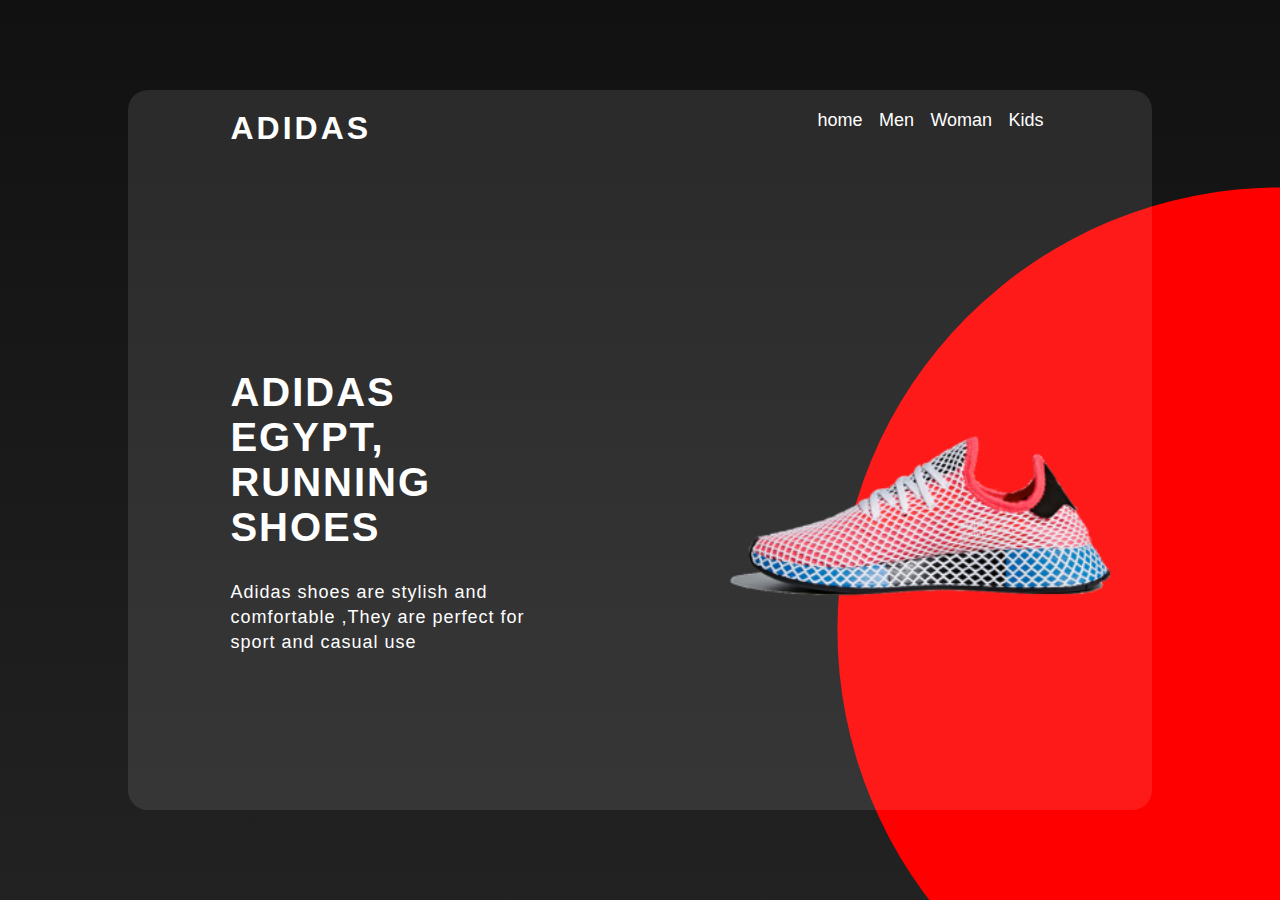
<file: Adidas.html>
<!DOCTYPE html>
<html lang="en">
<head>
    <meta charset="UTF-8">
    <title>Landing Page | Adidas Shoes</title>
    <link rel="stylesheet" href="Adidas.css">
    <link rel="stylesheet" href="https://cdnjs.cloudflare.com/ajax/libs/font-awesome/6.7.2/css/all.min.css" integrity="sha512-Evv84Mr4kqVGRNSgIGL/F/aIDqQb7xQ2vcrdIwxfjThSH8CSR7PBEakCr51Ck+w+/U6swU2Im1vVX0SVk9ABhg==" crossorigin="anonymous" referrerpolicy="no-referrer" />
</head>
<body>
    <div class="container">
        <nav>
            <a href="#" class="logo">Adidas</a>
            <ul>
                <li><a href="#">home</a></li>
                <li><a href="#">Men</a></li>
                <li><a href="#">Woman</a></li>
                <li><a href="#">Kids</a></li>
            </ul>
        </nav>
            <div class="content">
            <div class="text"><h2>Adidas egypt, <br>running shoes</h2>
                <p>Adidas shoes are stylish and comfortable ,They are perfect for sport and casual use</p>
                </div>
            <div class="image">
                <img src="shoes.webp" alt="sport shoes">
            </div>
        </div>
    </div>
</body>
</html>
</file>
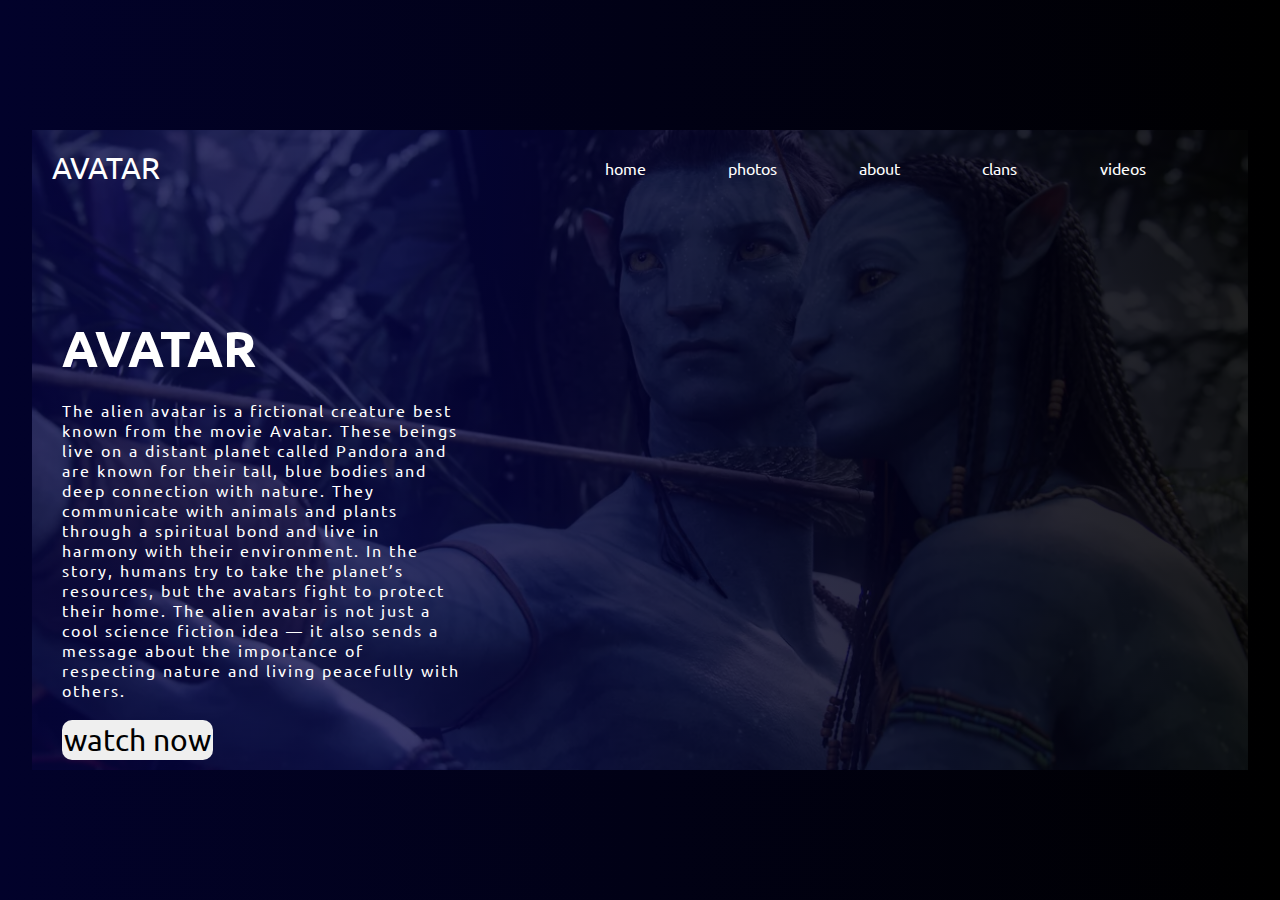
<file: Avatar.html>
<!DOCTYPE html>
<html lang="en">
<head>
    <meta charset="UTF-8">
    <title>Avatar | Project</title>
    <link rel="stylesheet" href="Avatar.css">
</head>
<body>
    <div class="container">
        <header>
            <a href="#" class="logo">avatar</a>
            <ul>
                <li><a href="#">home</a></li>
                <li><a href="#">photos</a></li>
                <li><a href="#">about</a></li>
                <li><a href="#">clans</a></li>
                <li><a href="#">videos</a></li>
            </ul>
        </header>
        <div class="content">
            <h2>avatar</h2>
            <p>The alien avatar is a fictional creature best known from the movie Avatar. These beings live on a distant planet called Pandora and are known for their tall, blue bodies and deep connection with nature. They communicate with animals and plants through a spiritual bond and live in harmony with their environment. In the story, humans try to take the planet’s resources, but the avatars fight to protect their home. The alien avatar is not just a cool science fiction idea — it also sends a message about the importance of respecting nature and living peacefully with others.</p>
            <button>watch now</button>
        </div>
    </div>
</body>
</html>
</file>
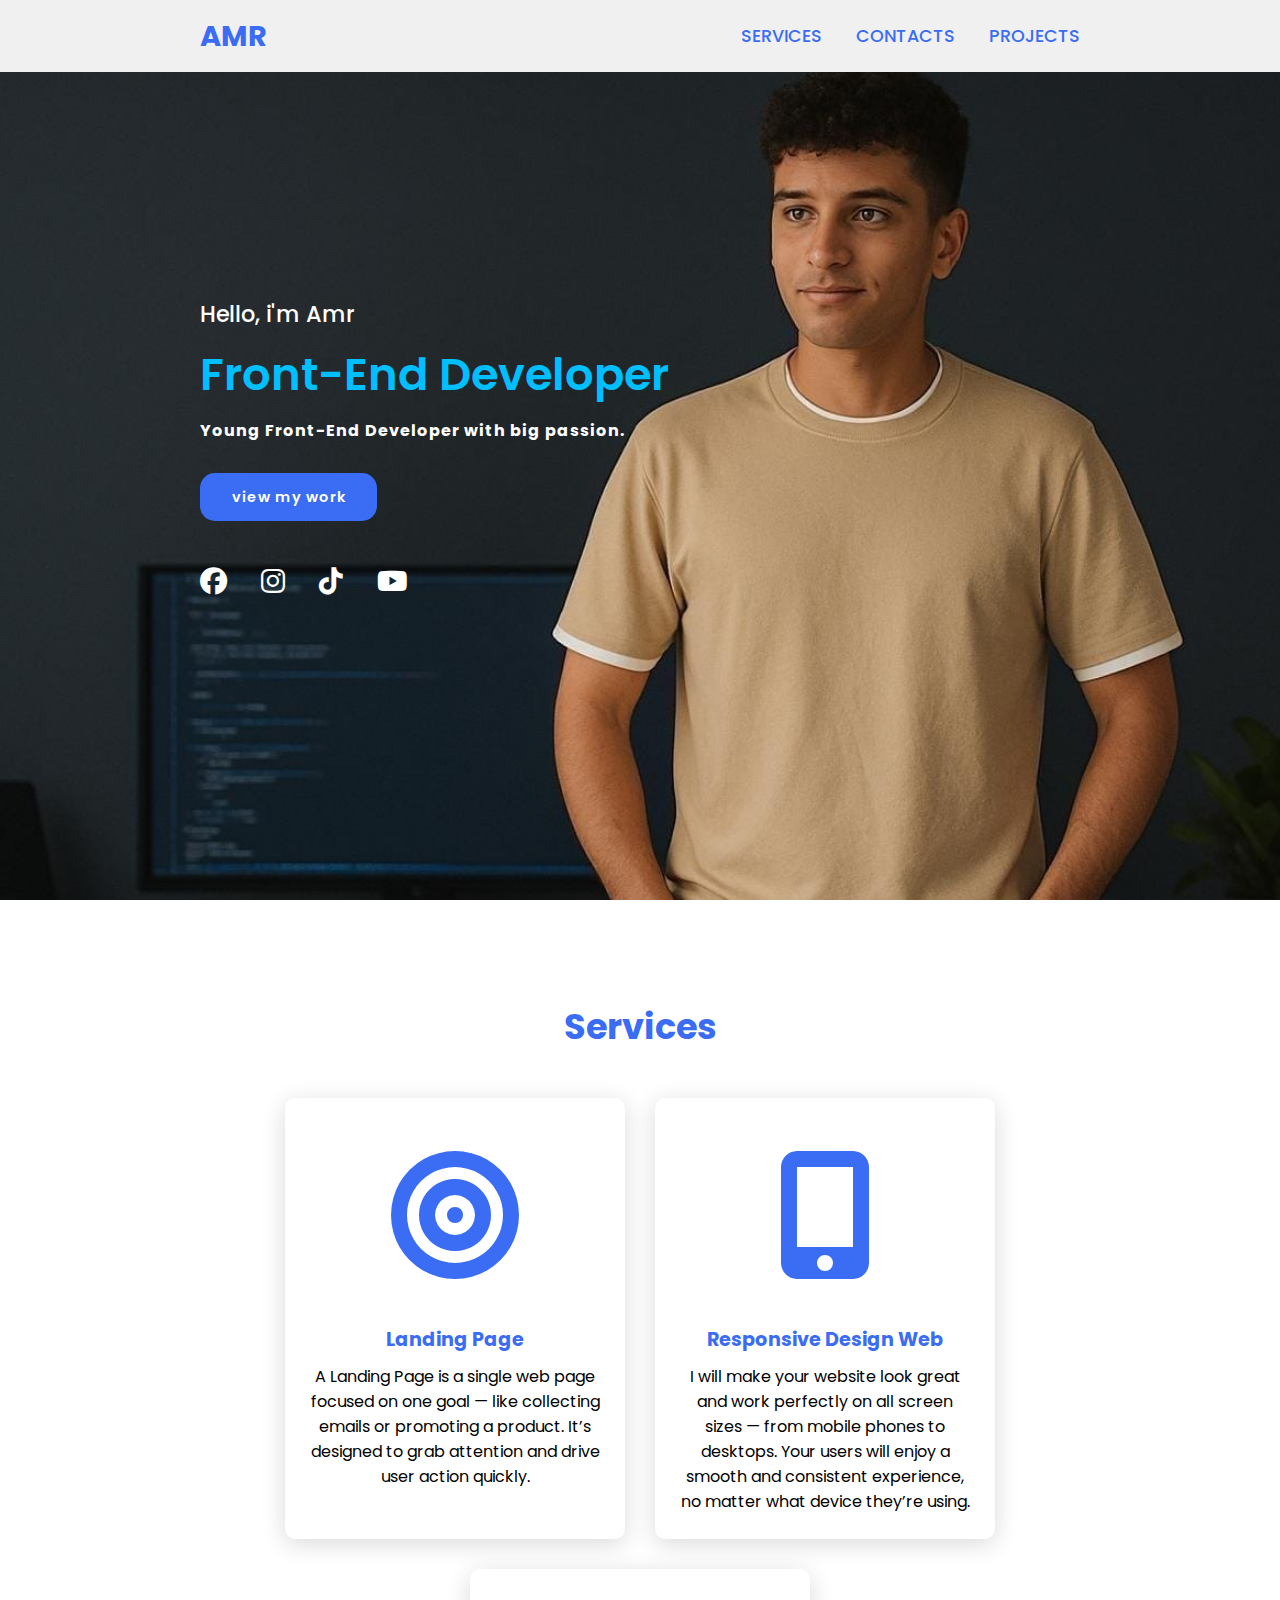
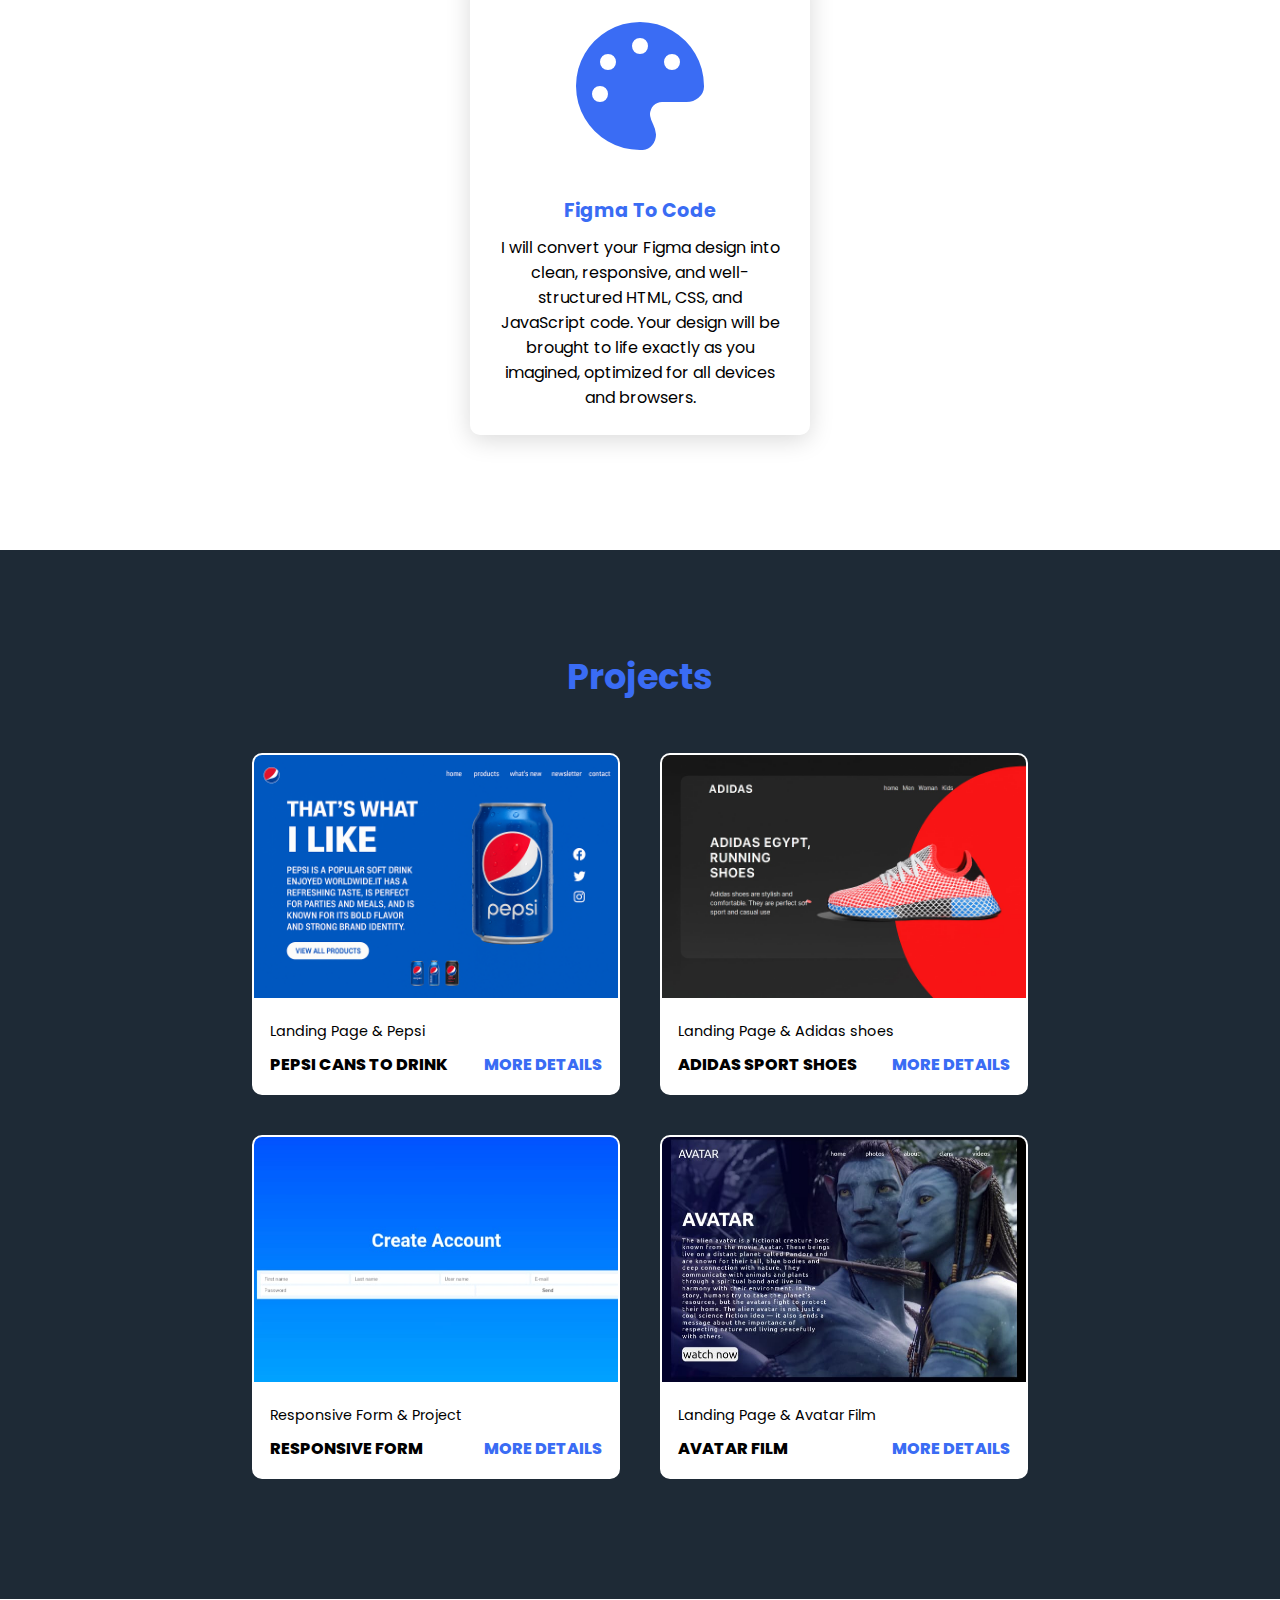
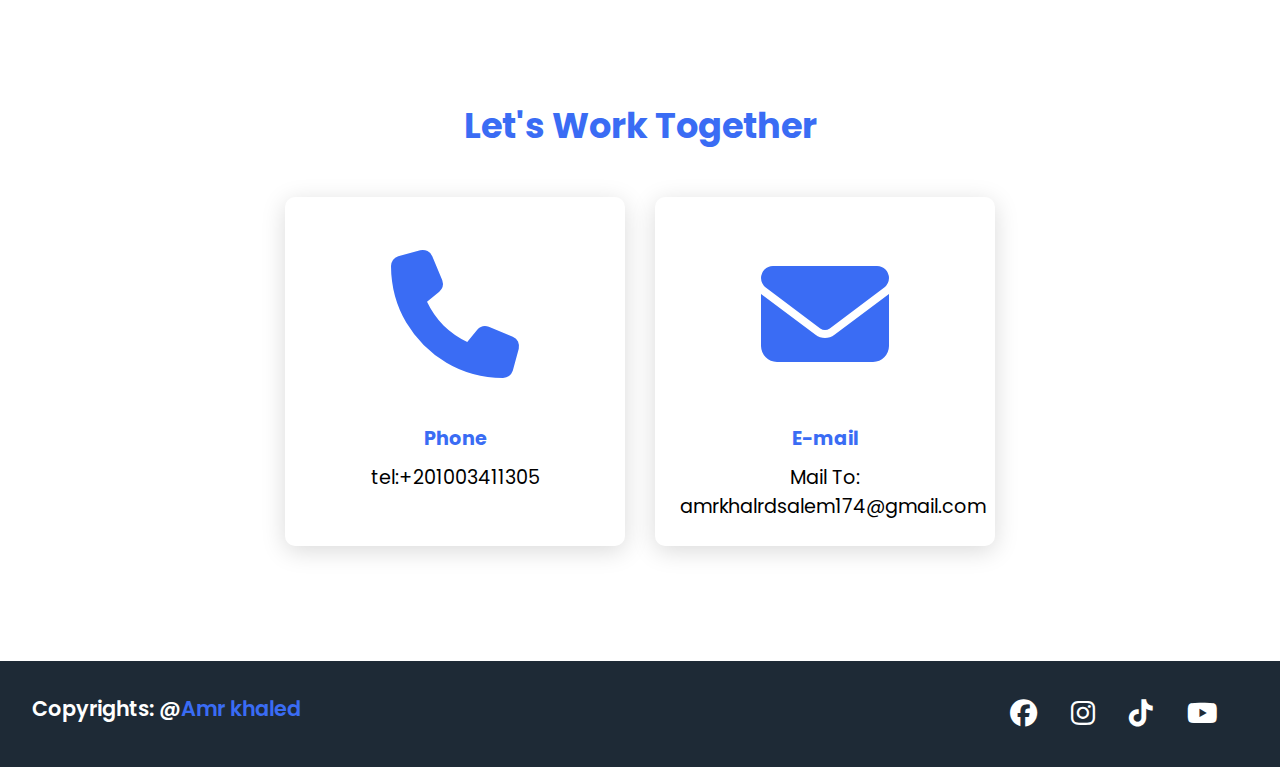
<file: Portofollio.html>
<!DOCTYPE html>
<html lang="en">
<head>
    <meta charset="UTF-8">
    <title>Amr khaled | Portofollio</title>
    <link rel="stylesheet" href="https://cdnjs.cloudflare.com/ajax/libs/font-awesome/6.7.2/css/all.min.css">
    <link rel="stylesheet" href="Portofollio.css">
</head>
<body>
      <header>
        <a href="#" class="logo">Amr</a>
        <nav class="navigation">
            <a href="#services">Services</a>
            <a href="#contacts">Contacts</a>
            <a href="#projects">Projects</a>
        </nav>
      </header>


      <section class="main">
        <div>
            <h2>Hello, i'm Amr<br><span>Front-End Developer</span></h2>
            <h3>Young Front-End Developer with big passion.</h3>
        <a href="#projects" class="main-btn">view my work</a>
            <div class="social-icons">
                <a href="https://www.facebook.com/share/1AztGdQfwu/" target="_blank"><i class="fa-brands fa-facebook"></i></a>
                <a href="https://www.instagram.com/amr_khaled_07?igsh=MWR5azN3aHBuOW8xaw==" target="_blank"><i class="fa-brands fa-instagram"></i></a>
                <a href="https://www.tiktok.com/@amr_khaled_99?_t=ZS-8y4fjKb1E1A&_r=1" target="_blank"><i class="fa-brands fa-tiktok"></i></a>
                <a href="https://youtube.com/@amrkhaled1198?si=keYTeZGzvbKnVI8G" target="_blank"><i class="fa-brands fa-youtube"></i></a>
           </div>
        </div>
      </section>
       
      <section class="cards" id="services">
        <h2 class="title">Services</h2>
        <div class="content">
            <div class="card">
                <div class="icon"><i class="fa-solid fa-bullseye"></i></div>
                <div class="info">
                    <h3>Landing Page</h3>
                    <p>A Landing Page is a single web page focused on one goal — like collecting emails or promoting a product. It’s designed to grab attention and drive user action quickly.
                    </p>
                </div>
            </div>
            <div class="card">
                <div class="icon"><i class="fa-solid fa-mobile-screen-button"></i></div>
                <div class="info">
                    <h3>Responsive Design Web</h3>
                    <p>I will make your website look great and work perfectly on all screen sizes — from mobile phones to desktops. Your users will enjoy a smooth and consistent experience, no matter what device they’re using.
                    </p>
                </div>
            </div>
            <div class="card">
                <div class="icon"><i class="fa-solid fa-palette"></i></div>
                <div class="info">
                    <h3>Figma To Code</h3>
                    <p>I will convert your Figma design into clean, responsive, and well-structured HTML, CSS, and JavaScript code. Your design will be brought to life exactly as you imagined, optimized for all devices and browsers.
                    </p>
                </div>
            </div>
        </div>
        </section>
        <section class="projects" id="projects">
            <h2 class="title">Projects</h2>
            <div class="content">
                <div class="project-card">
                    <div class="project-image">
                        <img src="pepsi9.png" alt="Pepsi Project">
                    </div>
                    <div class="project-info">
                        <p class="project-category">Landing Page & Pepsi</p>
                        <strong class="project-title">
                            <span>Pepsi Cans to drink</span>
                            <a href="Pepsi.html" class="more-details" target="_blank">More Details</a>
                        </strong>
                    </div>
                </div>

                <div class="project-card">
                    <div class="project-image">
                        <img src="adidas2.jpg" alt="Adidas shoes">
                    </div>
                    <div class="project-info">
                        <p class="project-category">Landing Page & Adidas shoes</p>
                        <strong class="project-title">
                            <span>Adidas Sport Shoes</span>
                            <a href="Adidas.html" class="more-details" target="_blank">More Details</a>
                        </strong>
                    </div>
                </div>

                <div class="project-card">
                    <div class="project-image">
                        <img src="form.jpg" alt="Form">
                    </div>
                    <div class="project-info">
                        <p class="project-category">Responsive Form & Project</p>
                        <strong class="project-title">
                            <span>Responsive Form</span>
                            <a href="Responsive Form project.html" class="more-details" target="_blank">More Details</a>
                        </strong>
                    </div>
                </div>

            <div class="project-card">
                    <div class="project-image">
                        <img src="avatar.jpg" alt="Avatar">
                    </div>
                    <div class="project-info">
                        <p class="project-category">Landing Page & Avatar Film</p>
                        <strong class="project-title">
                            <span>Avatar Film</span>
                            <a href="Avatar.html" class="more-details" target="_blank">More Details</a>
                        </strong>
                    </div>
                </div>
            </div>
        </section>
        <section class="cards contact" id="contacts">
            <h2 class="title">Let's Work Together</h2>
            <div class="content">
                <div class="card">
                    <div class="icon"><i class="fa-solid fa-phone"></i></div>
                    <div class="info">
                        <h3>Phone</h3>
                        <p> 
                          tel:+201003411305
                        </p>
                    </div>
                </div>
                <div class="card">
                    <div class="icon"><i class="fa-solid fa-envelope"></i></div>
                    <div class="info">
                        <h3>E-mail</h3>
                        <p>Mail To: amrkhalrdsalem174@gmail.com
                        </p>
                    </div>
                </div>
            </div>
        </section>

        <footer class="footer">
            <p class="footer-title">Copyrights: @<span>Amr khaled</span></p>
            <div class="social-icons">
                <a href="https://www.facebook.com/share/1AztGdQfwu/" target="_blank"><i class="fa-brands fa-facebook"></i></a>
                <a href="https://www.instagram.com/amr_khaled_07?igsh=MWR5azN3aHBuOW8xaw==" target="_blank"><i class="fa-brands fa-instagram"></i></a>
                <a href="https://www.tiktok.com/@amr_khaled_99?_t=ZS-8y4fjKb1E1A&_r=1" target="_blank"><i class="fa-brands fa-tiktok"></i></a>
                <a href="https://youtube.com/@amrkhaled1198?si=keYTeZGzvbKnVI8G" target="_blank"><i class="fa-brands fa-youtube"></i></a>
           </div>
        </footer>
</body>
</html>
</file>
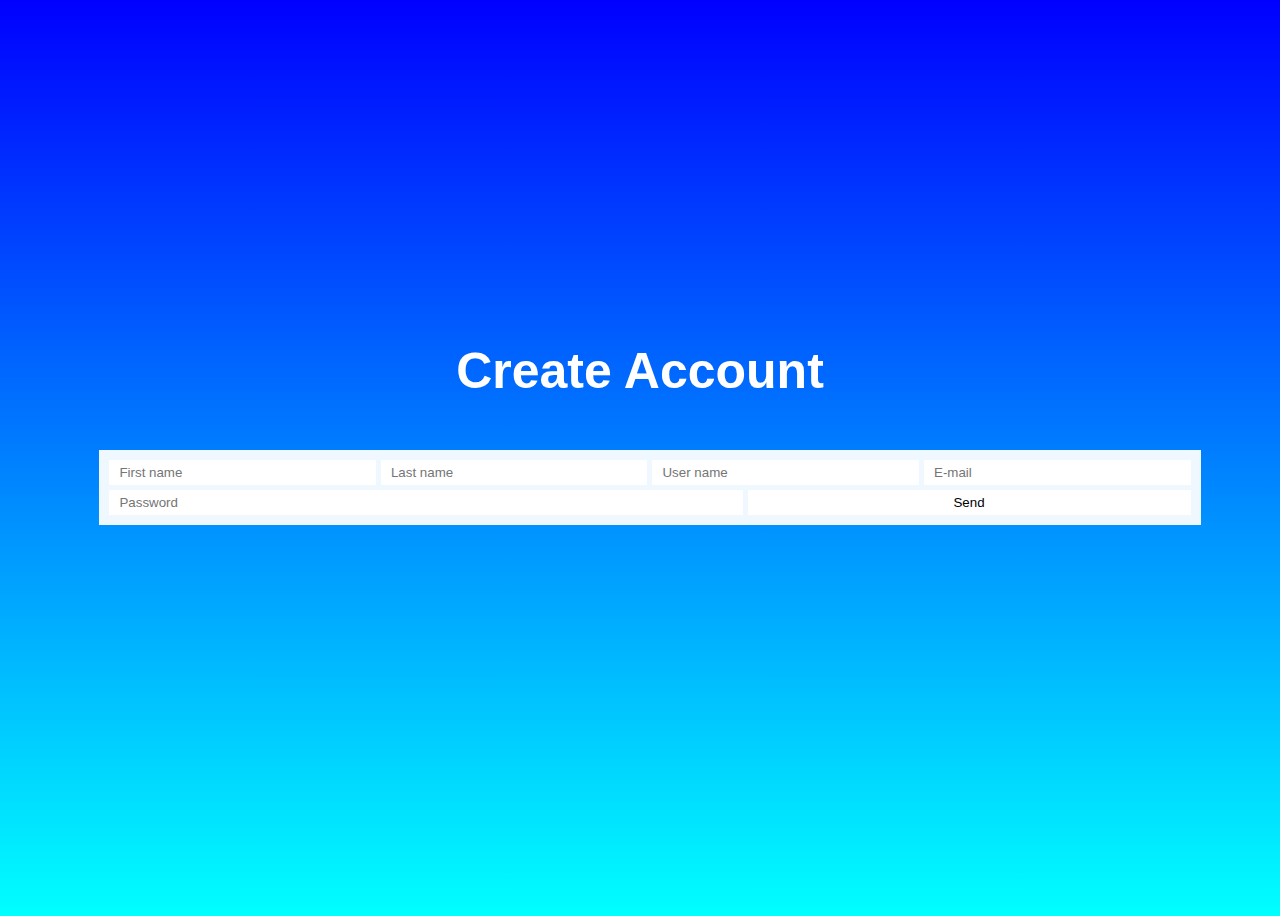
<file: Responsive Form project.html>
<!DOCTYPE html>
<html lang="en">
<head>
    <meta charset="UTF-8">
    <title>Responsive Form | project</title>
    <link rel="stylesheet" href="Responsive Form project.css">
</head>
<body>
    <div>
        <h1>Create Account</h1>
    <form>
        <input type="text" placeholder="First name" minlength="3" required>
        <input type="text" placeholder="Last name" minlength="3" required>
        <input type="text" placeholder="User name" required>
        <input type="email" placeholder="E-mail" required>
        <input type="password" placeholder="Password" required minlength="6">
        <button type="submit">Send</button>
    </form>
    </div>
</body>
</html>
</file>
<file: Adidas.css>
*{
    font-family: sans-serif;
    margin: 0;
    padding: 0;
}
body{
    background-image:linear-gradient(#111,#222);
    height: 100vh;
    display: flex;
    justify-content: center;
    align-items: center;
}
body::after{
    content: "";
    background-color: red;
    width: 100%;
    height: 100%;
    position: absolute;
    clip-path: circle(40% at right 70%);
    z-index: -1;
}
.container{
    background-color: rgba(255, 255, 255, 0.1);
    width: 80%;
    height: 80%;
    border-radius: 20px;
    overflow: hidden;
}
nav{
    display: flex;
    justify-content: space-between;
    width: 80%;
    margin: auto;
    padding: 20px 0;
}
nav .logo{
    color:white;
     font-size: 32px;
     text-decoration: none;
     font-weight: 700;
    text-transform: uppercase;
    letter-spacing: 3px;
}
nav ul li{
     display: inline-block;
     margin: 0 6px;
}
nav ul li a{
    color: white;
    text-decoration: none;
    font-size: 18px;
    font-weight: 500;
}
nav ul li a:hover{
    color: red;
    text-decoration: underline;
}
.content{
    display: flex;
    justify-content: space-between;
    align-items: center;
    height: 100%;
    width: 80%;
    margin: auto;
}
.content .text{
    color: white;
    width: 40%;

}
.content .text h2{
    font-size: 40px;
    letter-spacing: 2px;
    text-transform: uppercase;
    font-weight: 700;
}
.content .text p{
    font-size: 18px;
    letter-spacing: 1px;
    line-height: 25px;
    margin: 30px 0;
}
.content .image{
    width: 40%;
}
.content .image img{
    width: 400px;
}
</file>
<file: Avatar.css>
@import url('https://fonts.googleapis.com/css2?family=Amiri:ital,wght@0,400;0,700;1,400;1,700&family=Ubuntu:ital,wght@0,300;0,400;0,500;0,700;1,300;1,400;1,500;1,700&display=swap');
*{
    font-family: "Ubuntu", sans-serif;
    padding: 0;
    margin: 0;
}
a{
    color: white;
    text-decoration: none;
}
body{
    background-image: linear-gradient(to right, #02022b, #000000);
    height: 100vh;
    display: flex;
    justify-content: center;
    align-items: center;
}
.container{
    background-image: linear-gradient(to right, rgba(5, 5, 66, 0.788) 30%, rgba(0, 0, 0, 0.87)), 
    url(download.webp)
    ;
    width: 95%;
    height: 640px;
    background-size: cover;
    background-position: center;
}
.container:hover{
    background-image: linear-gradient(to right, rgba(5, 5, 66, 0.788), transparent), 
    url(download.webp)
    ;
}
header{
    display: flex;
    justify-content: space-between;
    align-items: center;
    padding: 20px;
}
.logo{
   font-size: 30px;
   text-transform: uppercase;
}
ul{
    list-style: none;
    width: 60%;
    display: flex;
    justify-content: space-evenly;
}
ul a{
    border-bottom: 2px solid transparent;
}
ul a:hover{
    border-bottom: 2px solid white;
}
.content{
    width: 50%;
    color: white;
    margin-top: 80px;
    padding: 30px;
}
.content h2{
    font-size: 50px;
    text-transform: uppercase;
}
.content p{
    letter-spacing: 2px;
    width: 400px;
    padding: 20px 0;
}
.content button{
    font-size: 30px;
    padding:6px 20;
    border-radius: 10px;
    cursor: pointer;
    border: 2px solid transparent;
}
.content button:hover{
    background-color: transparent;
    color: white;
    border-color: white;
}
</file>
<file: Portofollio.css>
@import url('https://fonts.googleapis.com/css2?family=Amiri:ital,wght@0,400;0,700;1,400;1,700&family=Poppins:ital,wght@0,100;0,200;0,300;0,400;0,500;0,600;0,700;0,800;0,900;1,100;1,200;1,300;1,400;1,500;1,600;1,700;1,800;1,900&family=Ubuntu:ital,wght@0,300;0,400;0,500;0,700;1,300;1,400;1,500;1,700&display=swap');
*{
    font-family: "Poppins", sans-serif;
    margin: 0;
    padding: 0;
    box-sizing: border-box;
    scroll-behavior: smooth;
}
header{
    background-color: #f0f0f0;
    position: fixed;
    z-index: 999;
    height: 8%;
    width: 100%;
    display: flex;
    justify-content: space-between;
    align-items: center;
    padding: 10px 200px;
}
.logo{
    text-decoration: none;
    color: #3a6cf4;
    font-weight: 700;
    font-size: 1.8em;
    text-transform: uppercase;
}
.navigation a{
    text-decoration: none;
    color: #3a6cf4;
    text-transform: uppercase;
    font-weight: 500;
    font-size: 1.1em;
    padding-left: 30px;
}
.navigation a:hover{
    color: #4b11d3;
    text-decoration: underline;
}
section{
    padding: 100px 200px;
}
.main{
    width: 100%;
    min-height: 100vh;
    display: flex;
    align-items: center;
    background: url(Amr.jpg) no-repeat;
    background-size: cover;
    background-position: center;
    background-attachment: fixed;
}
.main h2{
    color: #ffffff;
    font-size: 1.4em;
    font-weight: 500;
}
.main h2 span{
    display: inline-block;
     color: #00bfff;
     font-size: 2em;
     font-weight: 600;
     margin-top: 10px;
}
.main h3{
    color: #ffffff;
    font-size: 1em;
    font-weight: 700;
    letter-spacing: 1px;
    margin-top: 10px;
    margin-bottom: 30px;
}
.main-btn{
    color: #ffffff;
    background-color: #3a6cf4;
    text-decoration: none;
    font-size: 0.9em;
    font-weight: 600;
    display: inline-block;
    padding: 0.9375em 2.1875em;
    letter-spacing: 1px;
    border-radius: 15px;
    margin-bottom: 40px;
    transition: 0.5s ease;
}
.main-btn:hover{
    background-color: #0a49f6;
    transform: scale(1.1);
}
.social-icons a{
   color: white;
   font-size: 1.7em;
   padding-right: 30px;
}
.title{
    display: flex;
    justify-content: center;
    color: #3a6cf4;
    font-size: 2.2em;
    font-weight: 700;
    margin-bottom:30px
}
.content{
    display: flex;
    justify-content: center;
    flex-direction: row;
    flex-wrap: wrap;
}
.card{
    background-color: #ffffff;
    width: 21.25em;
    box-shadow: 0 5px 25px rgba(1, 1, 1 , 15%);
    border-radius: 10px;
    padding: 25px;
    margin: 15px;
}
.card:hover{
    transform: scale(1.1);
    transition: 0.5s ease;
}
.icon{
    color:#3a6cf4;
    font-size: 8em;
    text-align: center;
}
 .info h3{
    color: #3a6cf4;
    font-size: 1.2em;
    font-weight: 700;
    margin: 10px;
}
.info{
    text-align: center;
}
.projects{
    background-color: #1e2a36;
}
.projects .content{
    margin-top: 30px;
}
.project-card{
    background-color: #ffffff;
    border: 2px solid #ffffff;
    min-height: 14em;
    width: 23em;
    overflow: hidden;
    border-radius:10px;
    margin: 20px;
    transition: 0.7s ease;
}
.project-card:hover{
    transform: scale(1.1);
}
.project-image img{
    width: 100%;
}
.project-card:hover .project-image{
    opacity: 0.9;
}
.project-info{
    padding:1em;
}
.project-category{
    font-size: 0.9em;
    color: black;
}
.project-title{
    display: flex;
    justify-content: space-between;
    text-transform: uppercase;
    font-weight: 800;
    margin-top: 10px;
}
.more-details{
    text-decoration: none;
    color: #3a6cf4;
}
.more-details:hover{
    color: #4b11d3;
}
.contact .info p{
    font-size: 1.2em;
}
.footer{
    background-color: #1e2a36;
    color: #ffffff;
    padding: 2em;
    display: flex;
    justify-content: space-between;
    height: 30%;
}
.footer-title{
    font-size:1.3em;
    font-weight: 600 ;
}
.footer-title span{
    color: #3a6cf4;
}
</file>
<file: Responsive Form project.css>
body{
    background-image: linear-gradient(to bottom, blue, cyan);
    background-repeat: no-repeat;
    height: 100vh;
    display: flex;
    justify-content: center;
    align-items: center;
    overflow: hidden;
}
div h1{
    text-align: center;
    font-size: 50px;
    font-family: 'Segoe UI', Tahoma, Geneva, Verdana, sans-serif;
    color: white;
    margin: 50px;
}

div form{
    margin-bottom: 100px;
    background-color: aliceblue;
    padding: 10px;
    width: 100%;
    display: flex;
    flex-wrap: wrap;
    gap: 5px;
}
input{
    background-color: white;
    border: none;
    outline: none;
    padding: 5px 10px;
    display: flex;
    flex-basis: 200px;
    flex-grow: 1;
}
button{
    background-color: white;
    border: none;
    cursor: pointer;
    padding: 5px 10px;
    display: flex;
    flex-basis: 30px;
    flex-grow: 1;
    justify-content: center;
}
</file>
